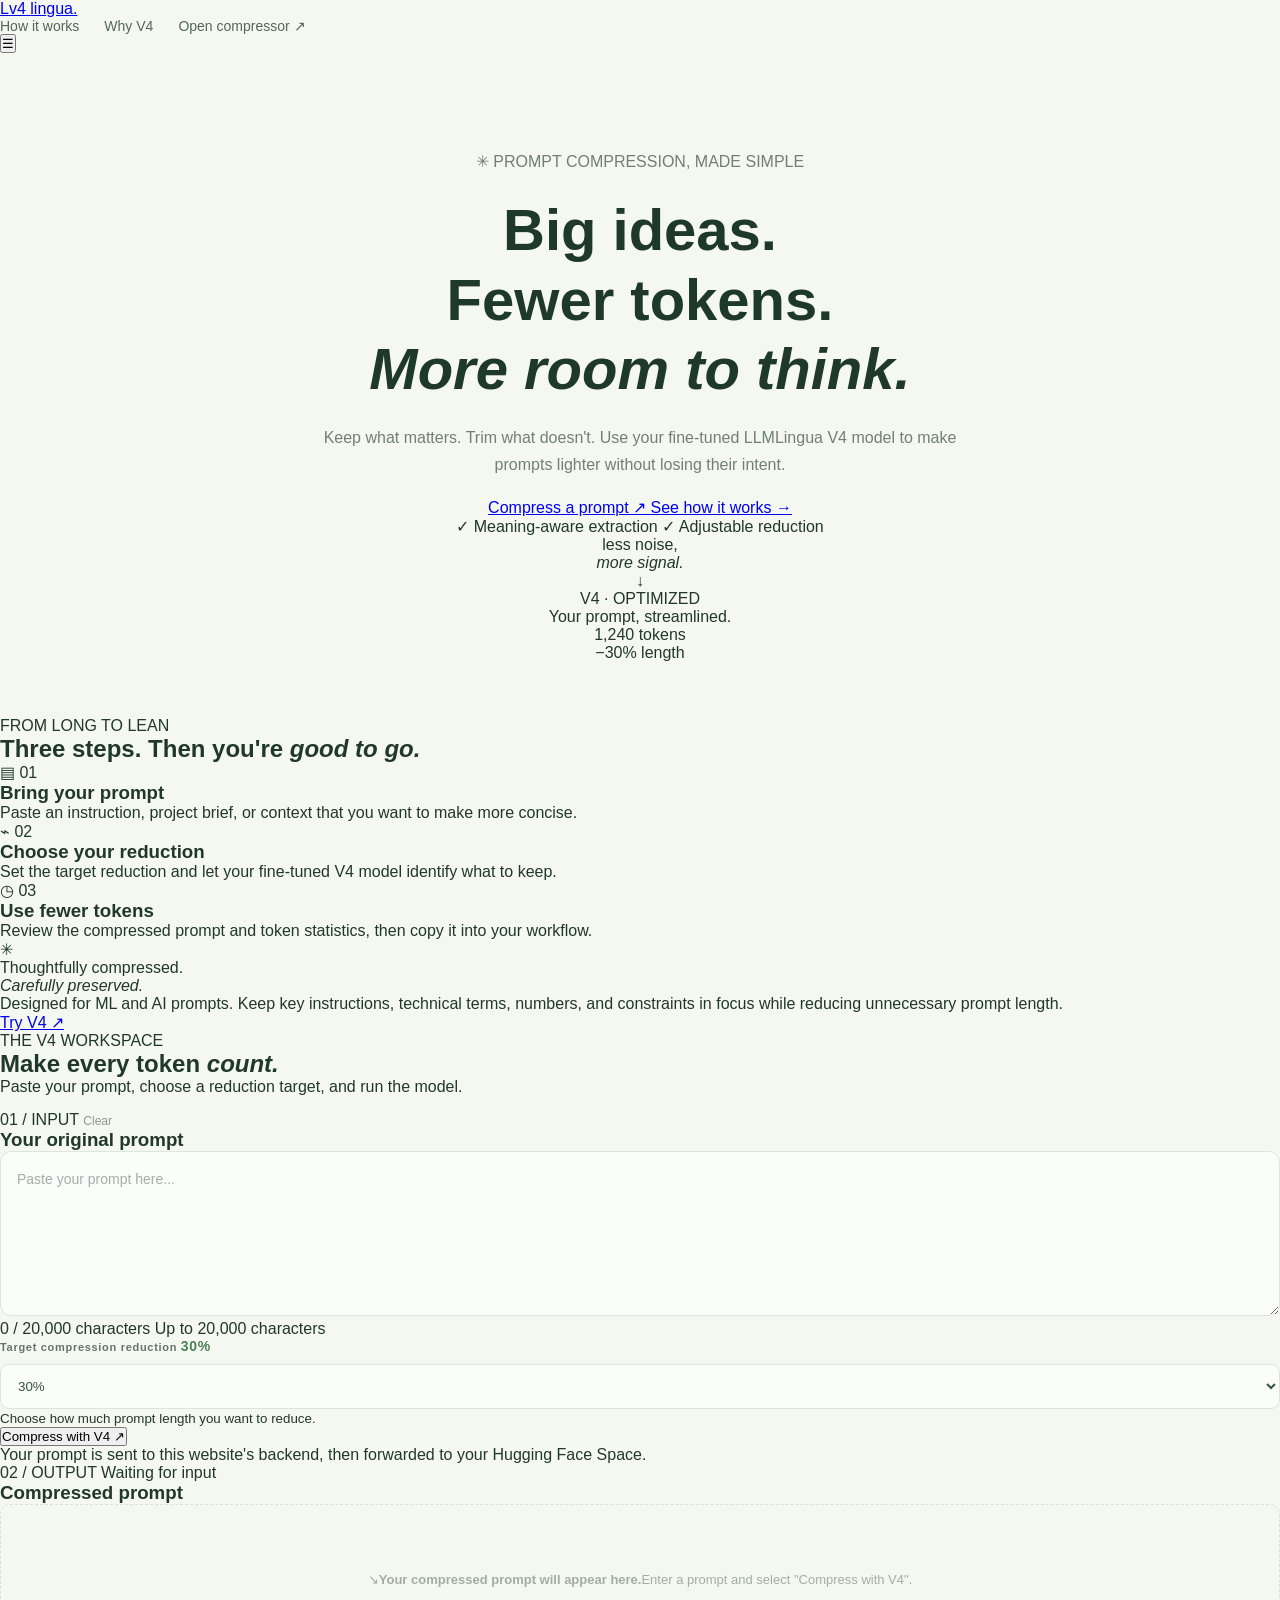
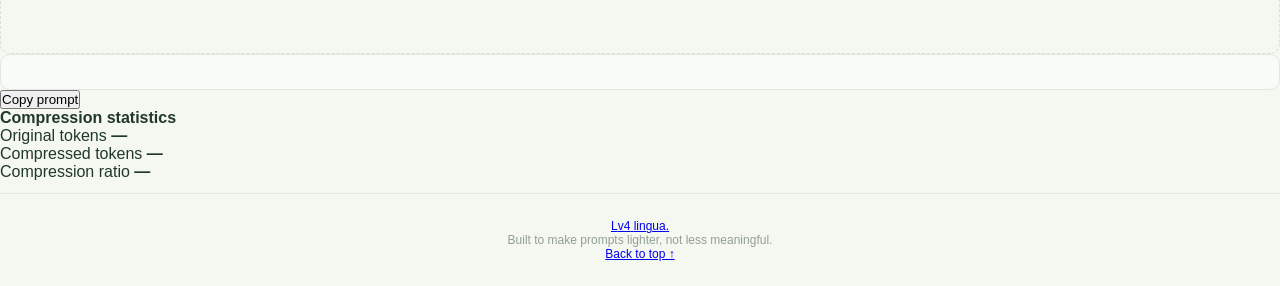
<file: static/index.html>
<!DOCTYPE html>
<html lang="en">
<head>
    <meta charset="UTF-8">
    <meta name="viewport" content="width=device-width, initial-scale=1.0">
    <meta name="theme-color" content="#f7f8f1">

    <title>Lingua V4 — Prompt Compression</title>

    <link rel="preconnect" href="https://fonts.googleapis.com">
    <link rel="preconnect" href="https://fonts.gstatic.com" crossorigin>

    <link href="https://fonts.googleapis.com/css2?family=DM+Sans:wght@400;500;600;700&family=Playfair+Display:ital,wght@0,500;0,600;1,500&display=swap" rel="stylesheet">

    <link rel="stylesheet" href="/static/styles.css">
</head>

<body>

<header class="site-header">
    <a class="brand" href="#home">
        <span class="brand-mark">L<span>v4</span></span>
        <span>lingua<span class="brand-dot">.</span></span>
    </a>

    <nav class="nav-links">
        <a href="#how-it-works">How it works</a>
        <a href="#why-v4">Why V4</a>
        <a class="nav-cta" href="#compressor">Open compressor ↗</a>
    </nav>

    <button class="mobile-menu" id="mobileMenu">☰</button>
</header>

<main>

    <!-- HERO LANDING PAGE -->

    <section class="hero section-wrap" id="home">

        <div class="hero-copy">

            <p class="eyebrow">✳ PROMPT COMPRESSION, MADE SIMPLE</p>

            <h1>
                Big ideas.<br>
                Fewer tokens.<br>
                <em>More room to think.</em>
            </h1>

            <p class="hero-description">
                Keep what matters. Trim what doesn't.
                Use your fine-tuned LLMLingua V4 model to
                make prompts lighter without losing their intent.
            </p>

            <div class="hero-actions">
                <a href="#compressor" class="button button-primary">
                    Compress a prompt ↗
                </a>

                <a href="#how-it-works" class="text-link">
                    See how it works →
                </a>
            </div>

            <div class="hero-trust">
                <span>✓ Meaning-aware extraction</span>
                <span>✓ Adjustable reduction</span>
            </div>

        </div>

        <div class="hero-art">

            <div class="art-orbit orbit-one"></div>
            <div class="art-orbit orbit-two"></div>

            <div class="art-note">
                less noise,<br>
                <i>more signal.</i>
            </div>

            <div class="document document-back">
                <span class="doc-line wide"></span>
                <span class="doc-line"></span>
                <span class="doc-line short"></span>
                <div class="doc-tags">
                    <b></b><b></b><b></b>
                </div>
            </div>

            <div class="compress-arrow">↓</div>

            <div class="document document-front">
                <div class="doc-heading"></div>
                <span class="doc-line wide"></span>
                <span class="doc-line"></span>
                <span class="doc-line short"></span>
                <div class="saved-stamp">V4 · OPTIMIZED</div>
            </div>

            <div class="art-caption">
                <span class="caption-dot"></span>
                Your prompt, streamlined.
            </div>

            <div class="token-chip chip-one">1,240 tokens</div>
            <div class="token-chip chip-two">−30% length</div>

        </div>

    </section>


    <!-- HOW IT WORKS -->

    <section class="steps-section section-wrap" id="how-it-works">

        <div class="section-heading">
            <p class="eyebrow">FROM LONG TO LEAN</p>
            <h2>Three steps. Then you're <em>good to go.</em></h2>
        </div>

        <div class="steps-grid">

            <article class="step-card">
                <div class="step-top">
                    <span class="step-icon">▤</span>
                    <span class="step-number">01</span>
                </div>

                <h3>Bring your prompt</h3>

                <p>
                    Paste an instruction, project brief,
                    or context that you want to make more concise.
                </p>
            </article>

            <article class="step-card">
                <div class="step-top">
                    <span class="step-icon">⌁</span>
                    <span class="step-number">02</span>
                </div>

                <h3>Choose your reduction</h3>

                <p>
                    Set the target reduction and let your
                    fine-tuned V4 model identify what to keep.
                </p>
            </article>

            <article class="step-card">
                <div class="step-top">
                    <span class="step-icon">◷</span>
                    <span class="step-number">03</span>
                </div>

                <h3>Use fewer tokens</h3>

                <p>
                    Review the compressed prompt and token
                    statistics, then copy it into your workflow.
                </p>
            </article>

        </div>

    </section>


    <!-- FEATURE BANNER -->

    <section class="feature-banner section-wrap" id="why-v4">

        <div class="feature-leaf">✳</div>

        <div class="feature-title">
            Thoughtfully compressed.<br>
            <em>Carefully preserved.</em>
        </div>

        <p>
            Designed for ML and AI prompts. Keep key instructions,
            technical terms, numbers, and constraints in focus
            while reducing unnecessary prompt length.
        </p>

        <a href="#compressor" class="feature-link">
            Try V4 ↗
        </a>

    </section>


    <!-- COMPRESSION WORKSPACE -->

    <section class="workspace-section section-wrap" id="compressor">

        <div class="workspace-heading">

            <div>
                <p class="eyebrow">THE V4 WORKSPACE</p>
                <h2>Make every token <em>count.</em></h2>
            </div>

            <p>
                Paste your prompt, choose a reduction target,
                and run the model.
            </p>

        </div>

        <div class="workspace-grid">

            <!-- INPUT -->

            <section class="work-card input-card">

                <div class="card-kicker">
                    <span>01 / INPUT</span>
                    <button class="clear-button" id="clearButton">
                        Clear
                    </button>
                </div>

                <h3>Your original prompt</h3>

                <textarea
                    id="promptInput"
                    maxlength="20000"
                    placeholder="Paste your prompt here..."
                ></textarea>

                <div class="input-meta">
                    <span id="charCount">0 / 20,000 characters</span>
                    <span>Up to 20,000 characters</span>
                </div>

                <div class="control-box">

                    <label for="compressionRange">
                        Target compression reduction
                        <strong id="rangeValue">30%</strong>
                    </label>

                    <select id="compressionRange">
                        <option value="20">20%</option>
                        <option value="30" selected>30%</option>
                        <option value="40">40%</option>
                        <option value="50">50%</option>
                        <option value="60">60%</option>
                    </select>

                    <small>
                        Choose how much prompt length you want to reduce.
                    </small>

                </div>

                <button
                    class="button button-primary compress-button"
                    id="compressBtn"
                    type="button"
                >
                    <span class="button-label">Compress with V4</span>
                    <span>↗</span>
                </button>

                <p class="privacy-note">
                    Your prompt is sent to this website's backend,
                    then forwarded to your Hugging Face Space.
                </p>

            </section>


            <!-- OUTPUT -->

            <section class="work-card result-card">

                <div class="card-kicker">
                    <span>02 / OUTPUT</span>
                    <span class="result-badge" id="resultBadge">
                        Waiting for input
                    </span>
                </div>

                <h3>Compressed prompt</h3>

                <div class="empty-state" id="emptyState">

                    <div class="empty-icon">↘</div>

                    <h4>Your compressed prompt will appear here.</h4>

                    <p>
                        Enter a prompt and select "Compress with V4".
                    </p>

                </div>

                <div class="result-content hidden" id="resultContent">

                    <pre id="compressedText"></pre>

                    <div class="result-actions">

                        <button class="copy-button" id="copyButton">
                            Copy prompt
                        </button>

                        <span id="copyStatus"></span>

                    </div>

                </div>

                <div class="stats-block">

                    <h4>Compression statistics</h4>

                    <div class="stats-grid">

                        <div class="stat">
                            <span>Original tokens</span>
                            <strong id="originalTokens">—</strong>
                        </div>

                        <div class="stat">
                            <span>Compressed tokens</span>
                            <strong id="compressedTokens">—</strong>
                        </div>

                        <div class="stat">
                            <span>Compression ratio</span>
                            <strong id="compressionRatio">—</strong>
                        </div>

                    </div>

                </div>

                <p class="status-message" id="statusMessage"></p>

            </section>

        </div>

    </section>

</main>


<footer class="site-footer section-wrap">

    <a class="brand footer-brand" href="#home">
        <span class="brand-mark">L<span>v4</span></span>
        <span>lingua<span class="brand-dot">.</span></span>
    </a>

    <p>Built to make prompts lighter, not less meaningful.</p>

    <a href="#home">Back to top ↑</a>

</footer>


<script src="/static/app.js" defer></script>

</body>
</html>
</file>
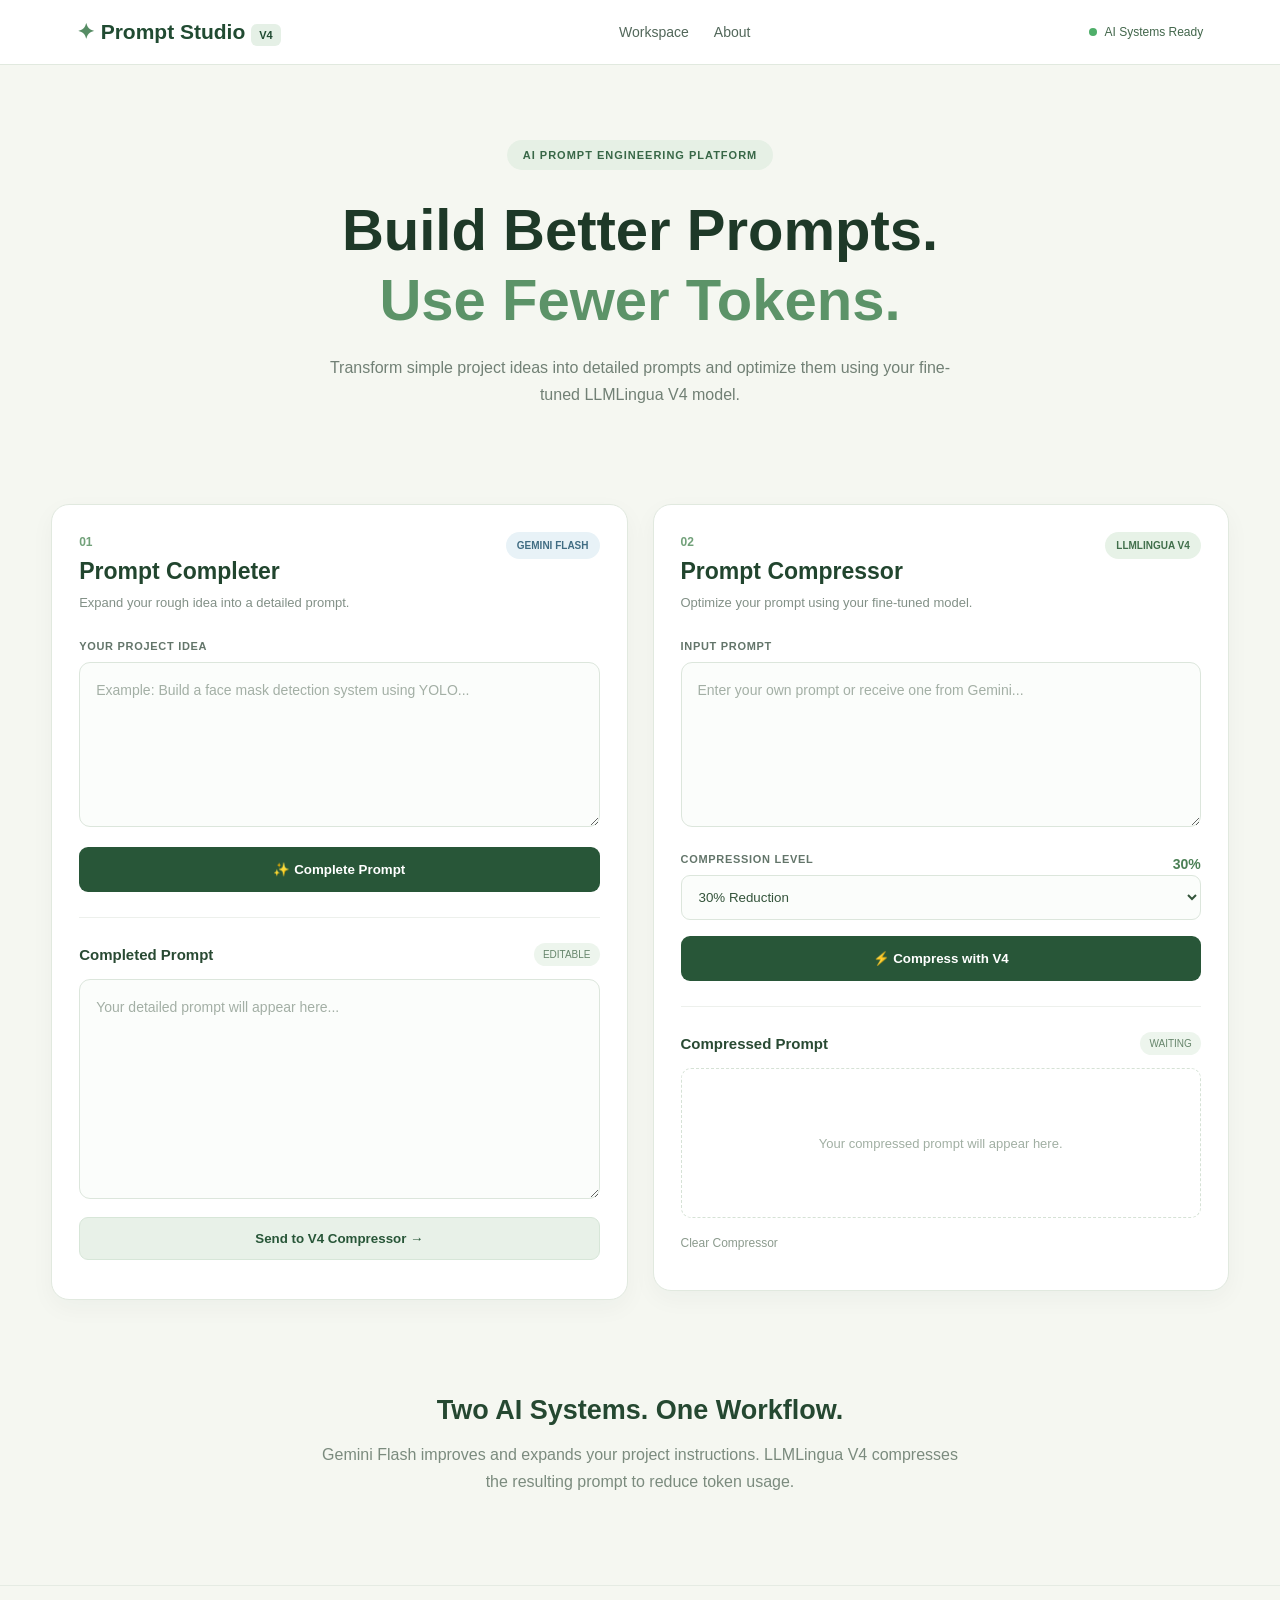
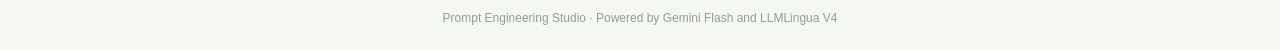
<file: templates/index.html>
<!DOCTYPE html>
<html lang="en">

<head>
    <meta charset="UTF-8">
    <meta name="viewport" content="width=device-width, initial-scale=1.0">

    <title>Prompt Engineering Studio | LLMLingua V4</title>

    <link rel="stylesheet" href="/static/styles.css">

    <script src="/static/app.js" defer></script>
</head>

<body>

<header class="navbar">

    <div class="logo">
        <span class="logo-icon">✦</span>
        Prompt Studio
        <span class="version">V4</span>
    </div>

    <nav>
        <a href="#workspace">Workspace</a>
        <a href="#about">About</a>
    </nav>

    <div class="status">
        <span class="status-dot"></span>
        AI Systems Ready
    </div>

</header>


<main>

    <section class="hero">

        <div class="hero-label">
            AI PROMPT ENGINEERING PLATFORM
        </div>

        <h1>
            Build Better Prompts.<br>
            <span>Use Fewer Tokens.</span>
        </h1>

        <p>
            Transform simple project ideas into detailed prompts
            and optimize them using your fine-tuned LLMLingua V4 model.
        </p>

    </section>


    <section class="workspace" id="workspace">

        <!-- LEFT PANEL: GEMINI -->

        <div class="panel">

            <div class="panel-header">

                <div>
                    <span class="panel-number">01</span>
                    <h2>Prompt Completer</h2>
                    <p>Expand your rough idea into a detailed prompt.</p>
                </div>

                <span class="model-tag gemini-tag">
                    GEMINI FLASH
                </span>

            </div>


            <label for="roughPrompt">
                YOUR PROJECT IDEA
            </label>

            <textarea
                id="roughPrompt"
                placeholder="Example: Build a face mask detection system using YOLO..."
            ></textarea>


            <button id="completePromptBtn" class="primary-button">
                <span id="completeButtonText">
                    ✨ Complete Prompt
                </span>
            </button>


            <div class="divider"></div>


            <div class="output-heading">
                <h3>Completed Prompt</h3>
                <span class="output-label">EDITABLE</span>
            </div>


            <textarea
                id="completedPrompt"
                class="output-area"
                placeholder="Your detailed prompt will appear here..."
            ></textarea>


            <button id="sendToCompressor" class="secondary-button">
                Send to V4 Compressor →
            </button>


            <p id="completionStatus" class="status-message"></p>

        </div>


        <!-- RIGHT PANEL: EXISTING LLMLINGUA V4 -->

        <div class="panel">

            <div class="panel-header">

                <div>
                    <span class="panel-number">02</span>
                    <h2>Prompt Compressor</h2>
                    <p>Optimize your prompt using your fine-tuned model.</p>
                </div>

                <span class="model-tag v4-tag">
                    LLMLINGUA V4
                </span>

            </div>


            <label for="promptInput">
                INPUT PROMPT
            </label>

            <textarea
                id="promptInput"
                placeholder="Enter your own prompt or receive one from Gemini..."
            ></textarea>


            <div class="range-header">
                <label for="compressionRange">
                    COMPRESSION LEVEL
                </label>

                <span id="rangeValue">30%</span>
            </div>


            <select id="compressionRange">

                <option value="20">20% Reduction</option>
                <option value="30" selected>30% Reduction</option>
                <option value="40">40% Reduction</option>
                <option value="50">50% Reduction</option>
                <option value="60">60% Reduction</option>

            </select>


            <button id="compressBtn" class="primary-button">

                <span class="button-label">
                    ⚡ Compress with V4
                </span>

            </button>


            <div class="divider"></div>


            <div class="output-heading">

                <h3>Compressed Prompt</h3>

                <span id="resultBadge" class="output-label">
                    WAITING
                </span>

            </div>


            <div id="emptyState" class="empty-state">
                Your compressed prompt will appear here.
            </div>


            <div id="resultContent" hidden>

                <pre id="compressedText"></pre>

                <button id="copyButton" class="secondary-button">
                    Copy Compressed Prompt
                </button>

                <span id="copyStatus"></span>

                <div class="statistics">

                    <div>
                        <span>Original Tokens</span>
                        <strong id="originalTokens">--</strong>
                    </div>

                    <div>
                        <span>Compressed Tokens</span>
                        <strong id="compressedTokens">--</strong>
                    </div>

                    <div>
                        <span>Compression Ratio</span>
                        <strong id="compressionRatio">--</strong>
                    </div>

                </div>

            </div>


            <button id="clearButton" class="clear-button">
                Clear Compressor
            </button>

            <p id="statusMessage" class="status-message"></p>

        </div>

    </section>


    <section class="about" id="about">

        <h2>Two AI Systems. One Workflow.</h2>

        <p>
            Gemini Flash improves and expands your project instructions.
            LLMLingua V4 compresses the resulting prompt to reduce token usage.
        </p>

    </section>

</main>


<footer>
    Prompt Engineering Studio · Powered by Gemini Flash and LLMLingua V4
</footer>

</body>
</html>
</file>
<file: static/styles.css>
* {
    margin: 0;
    padding: 0;
    box-sizing: border-box;
}

body {
    font-family: Arial, sans-serif;
    background: #f5f7f1;
    color: #20382a;
}

.navbar {
    display: flex;
    justify-content: space-between;
    align-items: center;
    padding: 20px 6%;
    background: #ffffff;
    border-bottom: 1px solid #e1e9df;
}

.logo {
    font-size: 21px;
    font-weight: 700;
    color: #214b32;
}

.logo-icon {
    color: #568c64;
}

.version {
    font-size: 11px;
    background: #e5f0e6;
    padding: 5px 8px;
    border-radius: 6px;
}

nav {
    display: flex;
    gap: 25px;
}

nav a {
    text-decoration: none;
    color: #52675a;
    font-size: 14px;
}

.status {
    font-size: 12px;
    color: #42664b;
}

.status-dot {
    display: inline-block;
    width: 8px;
    height: 8px;
    background: #4eae69;
    border-radius: 50%;
    margin-right: 5px;
}

.hero {
    text-align: center;
    padding: 75px 20px 55px;
}

.hero-label {
    display: inline-block;
    background: #e6f0e5;
    color: #386747;
    padding: 9px 16px;
    border-radius: 30px;
    font-size: 11px;
    font-weight: bold;
    letter-spacing: 1px;
    margin-bottom: 25px;
}

.hero h1 {
    font-size: clamp(36px, 5vw, 58px);
    line-height: 1.2;
    color: #1e3928;
}

.hero h1 span {
    color: #5c9368;
}

.hero p {
    max-width: 650px;
    margin: 20px auto;
    color: #718075;
    line-height: 1.7;
}

.workspace {
    max-width: 1500px;
    margin: auto;
    padding: 20px 4%;
    display: grid;
    grid-template-columns: 1fr 1fr;
    gap: 25px;
    align-items: start;
}

.panel {
    background: #ffffff;
    border: 1px solid #e1e9df;
    border-radius: 18px;
    padding: 27px;
    box-shadow: 0 8px 25px rgba(30, 57, 40, 0.04);
    min-width: 0;
}

.panel-header {
    display: flex;
    justify-content: space-between;
    align-items: flex-start;
    gap: 10px;
    margin-bottom: 28px;
}

.panel-number {
    color: #72a17a;
    font-size: 12px;
    font-weight: bold;
}

.panel-header h2 {
    font-size: 23px;
    margin: 8px 0;
    color: #21452e;
}

.panel-header p {
    font-size: 13px;
    color: #829087;
    line-height: 1.5;
}

.model-tag {
    font-size: 10px;
    font-weight: bold;
    padding: 8px 11px;
    border-radius: 20px;
    white-space: nowrap;
}

.gemini-tag {
    color: #416d83;
    background: #e8f2f7;
}

.v4-tag {
    color: #416f4b;
    background: #e7f2e7;
}

label {
    display: block;
    font-size: 11px;
    font-weight: bold;
    color: #63756a;
    letter-spacing: 0.7px;
    margin-bottom: 10px;
}

textarea {
    width: 100%;
    min-height: 165px;
    resize: vertical;
    border: 1px solid #dce6dc;
    background: #fbfdfb;
    border-radius: 11px;
    padding: 16px;
    font-family: inherit;
    font-size: 14px;
    line-height: 1.7;
    color: #263d2e;
    outline: none;
}

textarea:focus {
    border-color: #6e9b75;
    box-shadow: 0 0 0 3px rgba(110, 155, 117, 0.1);
}

textarea::placeholder {
    color: #a3afa5;
}

button {
    cursor: pointer;
    font-family: inherit;
    transition: 0.2s;
}

button:disabled {
    opacity: 0.6;
    cursor: not-allowed;
}

.primary-button {
    width: 100%;
    margin-top: 16px;
    padding: 15px;
    background: #285638;
    color: white;
    border: none;
    border-radius: 9px;
    font-weight: bold;
}

.primary-button:hover:not(:disabled) {
    background: #193f29;
}

.secondary-button {
    width: 100%;
    padding: 13px;
    margin-top: 14px;
    background: #e8f1e8;
    color: #285638;
    border: 1px solid #d7e6d8;
    border-radius: 9px;
    font-weight: bold;
}

.secondary-button:hover:not(:disabled) {
    background: #dcebdd;
}

.divider {
    height: 1px;
    background: #edf0ec;
    margin: 25px 0;
}

.output-heading {
    display: flex;
    justify-content: space-between;
    align-items: center;
    margin-bottom: 13px;
}

.output-heading h3 {
    font-size: 15px;
    color: #294a33;
}

.output-label {
    font-size: 10px;
    color: #67866c;
    background: #edf5ed;
    padding: 6px 9px;
    border-radius: 15px;
}

.output-area {
    min-height: 220px;
}

.range-header {
    display: flex;
    justify-content: space-between;
    align-items: center;
    margin-top: 22px;
}

#rangeValue {
    font-size: 14px;
    color: #4c8056;
    font-weight: bold;
}

select {
    width: 100%;
    padding: 13px;
    border: 1px solid #dce6dc;
    background: #fbfdfb;
    border-radius: 9px;
    color: #34543b;
    outline: none;
}

.empty-state {
    min-height: 150px;
    border: 1px dashed #d6e2d6;
    border-radius: 10px;
    display: flex;
    justify-content: center;
    align-items: center;
    color: #a1afa3;
    font-size: 13px;
    text-align: center;
    padding: 20px;
}

#compressedText {
    white-space: pre-wrap;
    overflow-wrap: anywhere;
    background: #f8fbf7;
    border: 1px solid #e0e9df;
    padding: 17px;
    border-radius: 10px;
    font-family: inherit;
    font-size: 13px;
    line-height: 1.7;
    max-height: 400px;
    overflow-y: auto;
}

.statistics {
    display: grid;
    grid-template-columns: repeat(3, 1fr);
    gap: 10px;
    margin-top: 22px;
}

.statistics div {
    background: #f1f6f0;
    padding: 13px 8px;
    border-radius: 9px;
    text-align: center;
    min-width: 0;
}

.statistics span {
    display: block;
    font-size: 10px;
    color: #7b8c7d;
    margin-bottom: 8px;
}

.statistics strong {
    font-size: 18px;
    color: #285638;
    overflow-wrap: anywhere;
}

.clear-button {
    margin-top: 18px;
    border: none;
    background: transparent;
    color: #8c9b8e;
    font-size: 12px;
}

.status-message {
    margin-top: 12px;
    font-size: 12px;
    color: #477b50;
    overflow-wrap: anywhere;
}

.about {
    text-align: center;
    padding: 75px 20px;
}

.about h2 {
    color: #254831;
    font-size: 27px;
}

.about p {
    color: #7b8b7e;
    margin: 15px auto;
    max-width: 650px;
    line-height: 1.7;
}

footer {
    padding: 25px;
    text-align: center;
    font-size: 12px;
    color: #91a094;
    border-top: 1px solid #e5ebe3;
}

[hidden] {
    display: none !important;
}

@media (max-width: 900px) {

    .workspace {
        grid-template-columns: 1fr;
    }

    .navbar {
        padding: 18px 5%;
    }

    nav {
        display: none;
    }

}

@media (max-width: 500px) {

    .panel {
        padding: 19px;
    }

    .panel-header {
        flex-direction: column;
    }

    .statistics {
        grid-template-columns: 1fr;
    }

}
</file>
